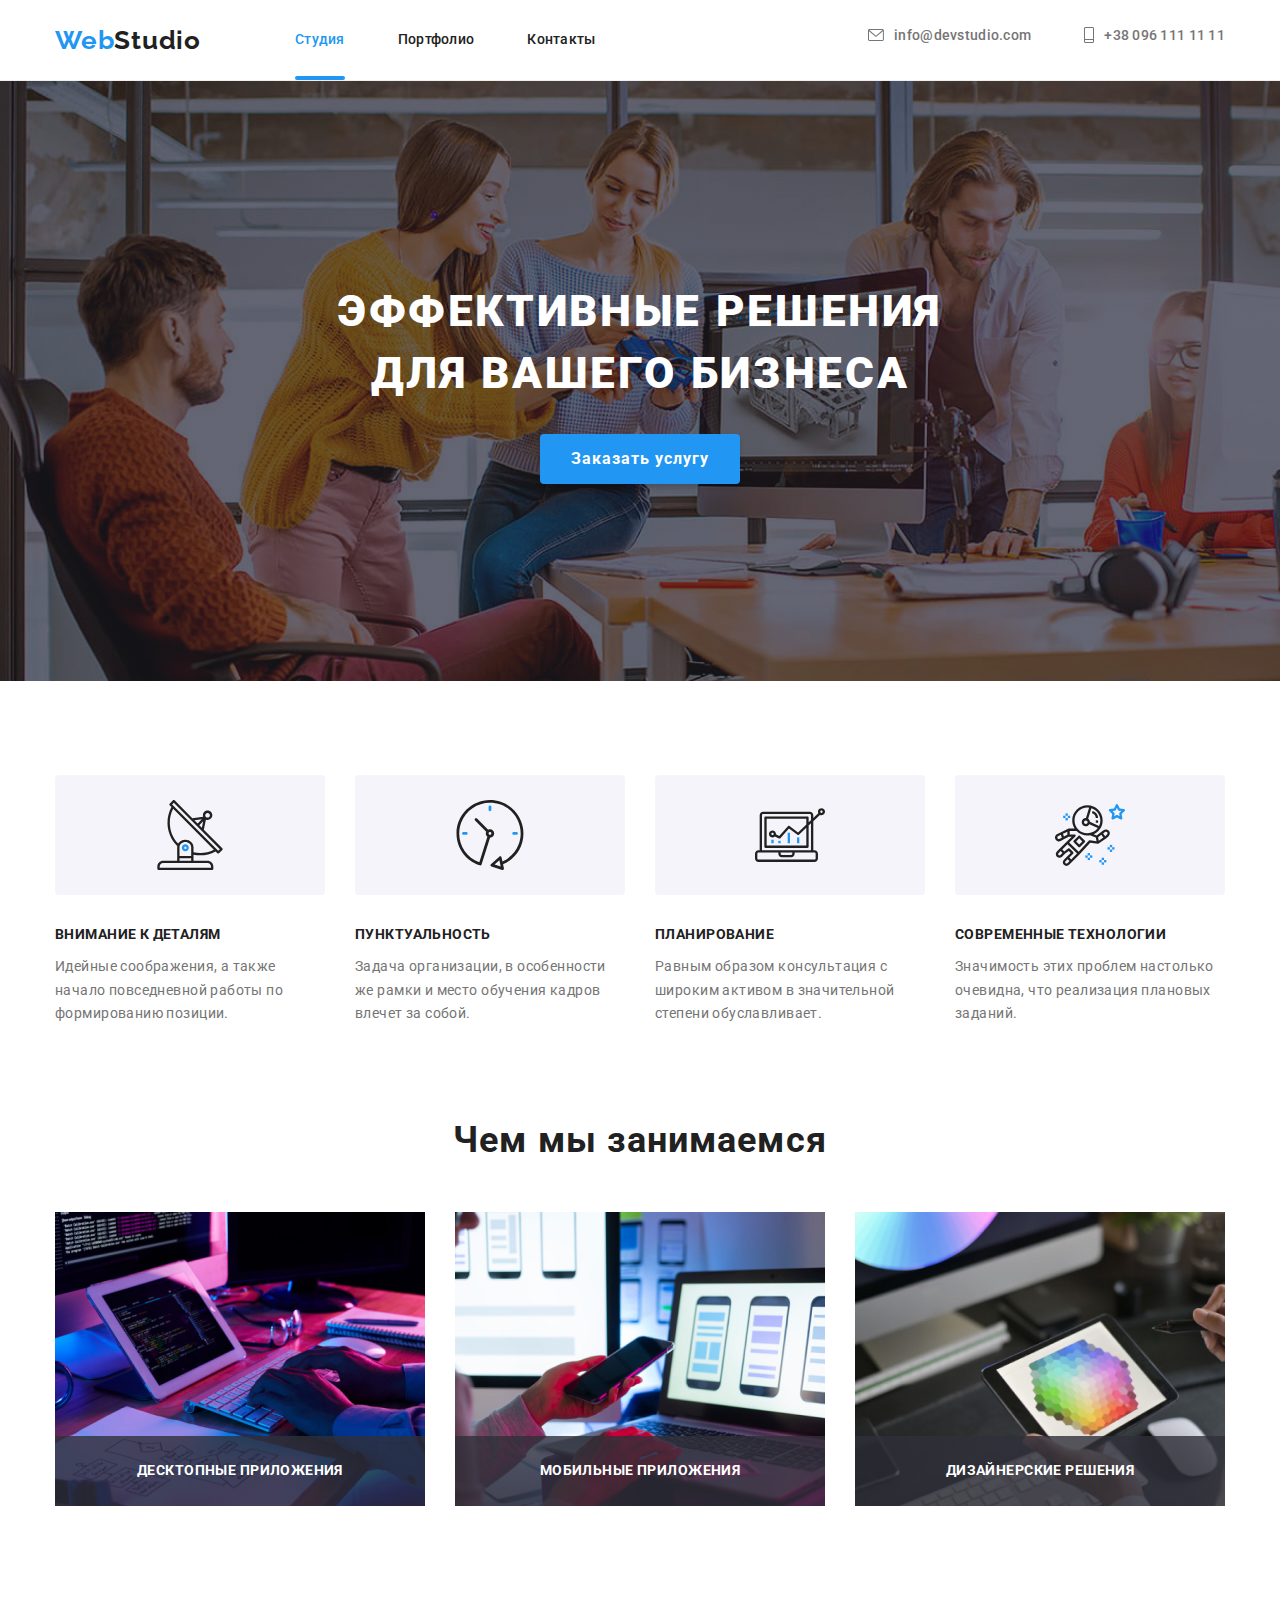
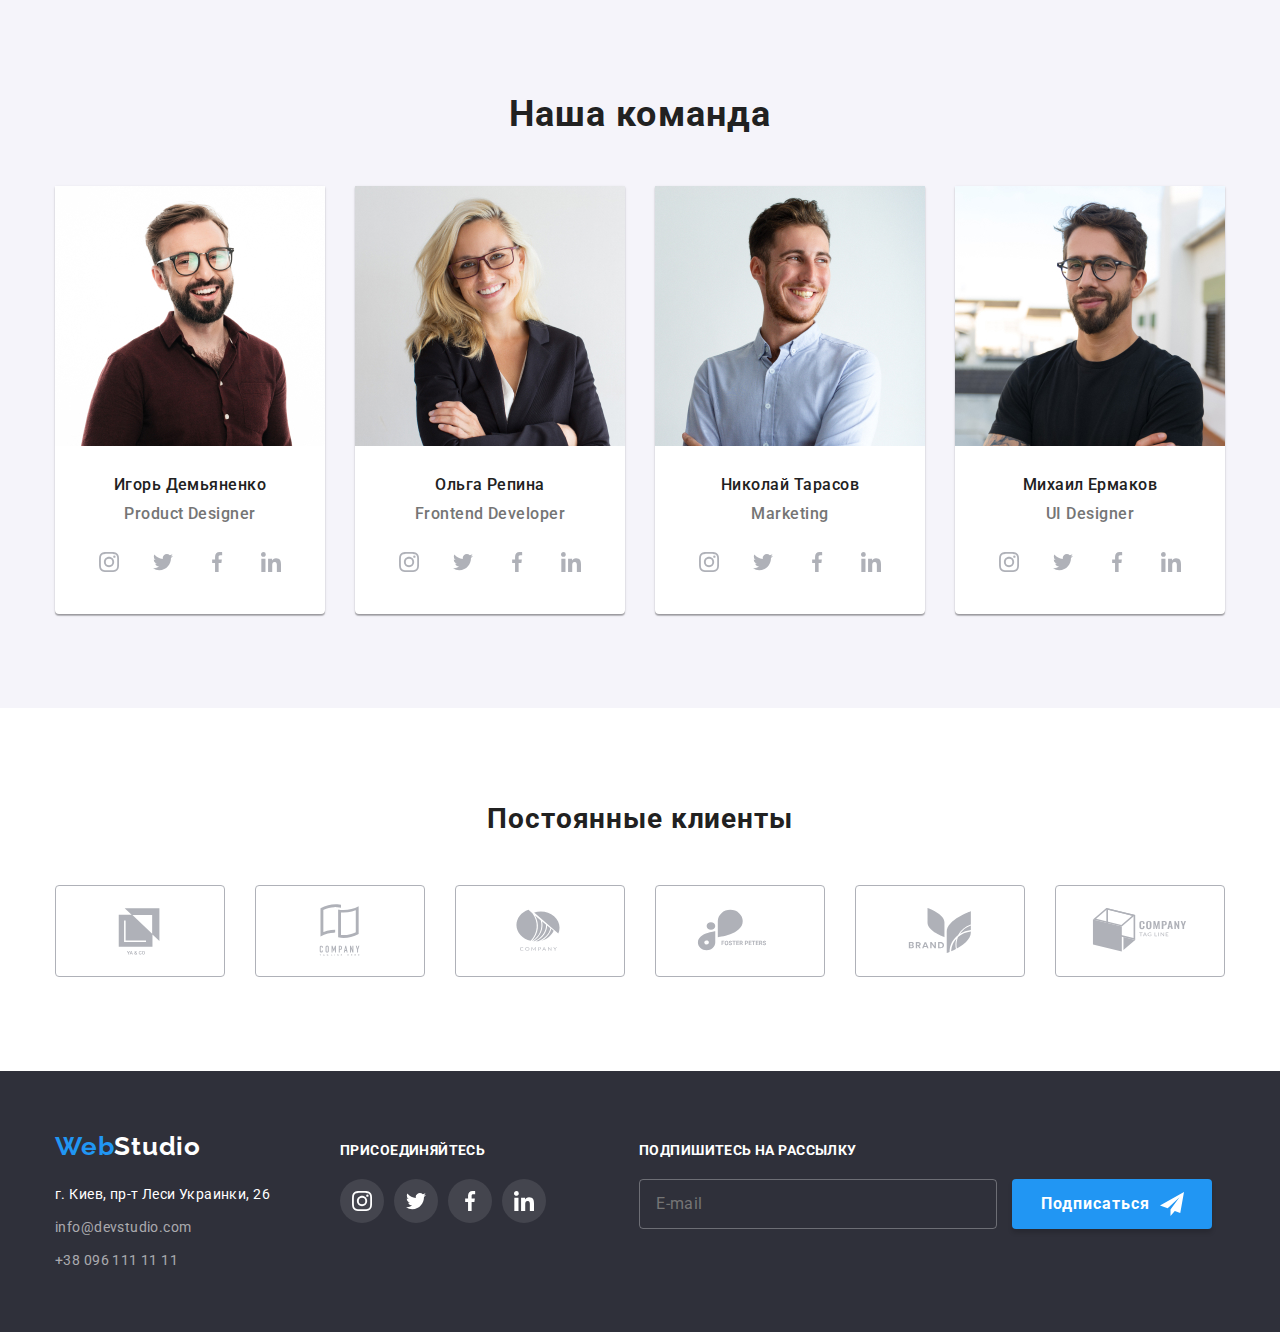
<file: index.html>
<!DOCTYPE html>
<html lang="en">
<head>
    <meta charset="UTF-8">
    <meta http-equiv="X-UA-Compatible" content="IE=edge">
    <meta name="viewport" content="width=device-width, initial-scale=1.0" />
    <title>Document</title>
    <link rel="preconnect" href="https://fonts.googleapis.com">
<link rel="preconnect" href="https://fonts.gstatic.com" crossorigin>
<link href="https://fonts.googleapis.com/css2?family=Raleway:wght@700&family=Roboto:wght@400;500;700;900&display=swap" rel="stylesheet">
<link rel="stylesheet" href="https://cdn.jsdelivr.net/npm/modern-normalize@1.1.0/modern-normalize.min.css">
<link rel="stylesheet" href="./css/main.min.css">
<!-- <link rel="stylesheet" href="./css/styles.css"> -->


</head>
<body>

<header class="header">
    <div class="container header-flex-container">
        <nav class="header__navigation navigation">
            <a class="navigation__headr-logo" href="#"><span>Web</span>Studio</a>
            <ul class="navigation__list">
                <li  class="navigation__item">
                    <a href="./index.html" class="navigation__link current">Студия</a>
                </li>
                <li class="navigation__item">
                    <a href="./portfolio.html" class="navigation__link">Портфолио</a>
                </li>
                <li class="navigation__item">
                    <a href="./index.html" class="navigation__link">Контакты</a>
                </li>
            </ul>
        </nav>             
        <ul class="navigation__list-contact">
            <li class="navigation__item">
                <a href="mailto:info@devstudio.com" class="navigation__link-contact">
                <svg class="navigation__icon-mail">
                    <use href="./images/symbol-defs.svg#mail"></use>
                </svg>
                info@devstudio.com</a>
            </li>
            <li class="navigation__item"><a href="tel:+380961111111" class="navigation__link-contact">
                <svg class="navigation__icon-phone">
                    <use href="./images/symbol-defs.svg#icon-phone"></use>
                </svg>
                +38 096 111 11 11</a>
            </li>
        </ul>
        <button type="button" class="header__bt-menu header__bt-menu--active" aria-label="кнопка меню" aria-expanded="false" data-menu-button>
            <svg class="icon__menu">
                <use class="icon-open" href="./images/symbol-defs.svg#icon-menu_40px"></use>
                <use class="icon-close" href="./images/symbol-defs.svg#icon-close_40px-1"></use>
            </svg>
        </button>
    </div>
    <div class="header__mobile mob" data-menu>        
        <ul class="mob__nav mob-nav">
            <li class="mob-nav__item">
                <a class="mob-nav__link current" href="./index.html">Студия</a>
            </li>
            <li class="mob-nav__item">
                <a class="mob-nav__link" href="./portfolio.html">Портфолио</a>
            </li>
            <li class="mob-nav__item">
                <a class="mob-nav__link" href="">Контакты</a>
            </li>
        </ul>
        <ul class="mobile__contacts mob-contacts">
            <li class="mob-contacts__item">
                <a href="tel:+380961111111" class="mob-contacts__link">+38 096 111 11 11</a>
            </li>
            <li class="mob-contacts__item">
                <a href="mailto:info@devstudio.com" class="mob-contacts__link">info@devstudio.com</a>
            </li>            
        </ul>
        <ul class="mob-socials">
            <li class="mob-socials__item">
                <a href="#" class="mob-socials__link">Instagram</a>
            </li>
            <li class="mob-socials__item">
                <a href="#" class="mob-socials__link">Twitter</a>
            </li>
            <li class="mob-socials__item">
                <a href="#" class="mob-socials__link">Facebook</a>
            </li>
            <li class="mob-socials__item">
                <a href="#" class="mob-socials__link">LinkedIn</a>
            </li>
        </ul>
    </div>
</header>
<main>
    <section class="hero hero-owerlay">
        <div class="container">
            <h1 class="hero__style">Эффективные решения для вашего бизнеса</h1>
                <button data-modal-open class="button-main" type="button">Заказать услугу</button>                     
        </div>   
    </section>
    <section class="features__section">
        <div class="container">
        <ul class="features-list">
            <li class="features-item">
                <div class="features-icon">
                    <svg class="features-icons">
                        <use href="./images/symbol-defs.svg#icon-antenna-1"></use>
                    </svg>
                    </div>
                <h2 class="features-text">Внимание к деталям</h2>
                <p class="features-texts">Идейные соображения, а также начало повседневной работы по формированию позиции.</p>                
            </li>
            <li class="features-item">
                <div class="features-icon">
                    <svg class="features-icons">
                        <use href="./images/symbol-defs.svg#icon-clock-1"></use>
                    </svg>
                    </div>
                <h2 class="features-text">Пунктуальность</h2>
                <p class="features-texts">Задача организации, в особенности же рамки и место обучения кадров влечет за собой.</p>               
            </li>
            <li class="features-item">
                <div class="features-icon">
                    <svg class="features-icons">
                        <use href="./images/symbol-defs.svg#icon-diagram-1"></use>
                    </svg>
                    </div>
                <h2 class="features-text">Планирование</h2>
                <p class="features-texts">Равным образом консультация с широким активом в значительной степени обуславливает.</p>               
            </li>
            <li class="features-item">
                <div class="features-icon">
                    <svg class="features-icons">
                        <use href="./images/symbol-defs.svg#icon-astronaut-1"></use>
                    </svg>
                    </div>
                <h2 class="features-text">Современные технологии</h2>
                <p class="features-texts">Значимость этих проблем настолько очевидна, что реализация плановых заданий.</p>               
            </li>
        </ul>
    </div>
    </section>
<section class="container-main section outline">
        <div class="container works">
                <h2 class="work__style">Чем мы занимаемся</h2>
            <ul class="work__list">
                    <li>
                        <div class="work__main"> 
                            <img 
                            srcset="
                                ./images/jobs/img-1.jpg      370w,
                                ./images/jobs/img-1@2x.jpg   740w
                                " sizes="370px"
                            src="./images/im1.jpg" width="370" height="294" alt="разработка сайтов">
                            <p class="work__text">Десктопные приложения</p>
                        </div>
                        </li>
                    <li>
                        <div class="work__main">
                            <img 
                            srcset="
                            ./images/jobs/img-2.jpg      370w,
                            ./images/jobs/img-2@2x.jpg   740w
                            "
                            sizes="370px" 
                            
                            src="./images/im2.jpg" width="370" height="294" alt="кроссплатформенность">
                            <p class="work__text">Мобильные приложения</p>
                        </div>
                        </li>
                    <li>
                        <div class="work__main">
                            <img 
                            srcset="
                                ./images/jobs/img-3.jpg      370w,
                                ./images/jobs/img-3@2x.jpg   740w
                                " sizes="370px"
                                src="./images/im3.jpg" width="370" height="294" alt="веб дизайн">
                            <p class="work__text">Дизайнерские решения</p>
                        </div>
                        </li>
            </ul>
        </div>        
    </section>

    <section class="list-team section outline">
        <div class="container teams-s">
                <h2 class="work__style">Наша команда</h2>

            <ul class="team__item">
                    <li class="team__list">
                        <img  class="team__photo" 
                        srcset="
                            ./images/team/480/img-1-480.jpg        450w,
                            ./images/team/480/img-1-480@2x.jpg     900w,
                            ./images/team/768/img-1-768.jpg        354w,
                            ./images/team/768/img-1-768@2x.jpg     708w,
                            ./images/team/1200/img-1-1200.jpg      270w,
                            ./images/team/1200/img-1-1200@2x.jpg   540w
                            "
                            sizes="(min-width: 1200px) 270px, (min-width: 768px) 354px, (max-width: 767px) 450px"
                        src="./images/im4.jpg"  alt="фото Игорь Демьяненко">
                        <div class="list-photo-img">
                        <h3 class="teams__name">Игорь Демьяненко</h3>
                        <p class="teams__position">Product Designer</p>
                        <ul class="team__socials-list socials__list">
                            <li class="team__socials-item socials__item">
                                <a class="team__socials-link socials__link-team" href="#">
                                    <svg class="socials__icon">
                                        <use href="./images/symbol-defs.svg#icon-instagram-2"></use>
                                    </svg>
                                </a>
                            </li>
                            <li class="team__socials-item socials__item">
                                <a class="team__socials-link socials__link-team" href="#">
                                    <svg class="socials__icon">
                                        <use href="./images/symbol-defs.svg#icon-twitter-1"></use>
                                    </svg>
                                </a>
                            </li>
                            <li class="team__socials-item socials__item">
                                <a class="team__socials-link socials__link-team" href="#">
                                    <svg class="socials__icon">
                                        <use href="./images/symbol-defs.svg#icon-facebook-1"></use>
                                    </svg>
                                </a>
                            </li>
                            <li class="team__socials-item socials__item">
                                <a class="team__socials-link socials__link-team" href="#">
                                    <svg class="socials__icon">
                                        <use href="./images/symbol-defs.svg#icon-linkedin-1"></use>
                                    </svg>
                                </a>
                            </li>
                    </ul>
                </div>
                    </li>                  
                    <li class="team__list">
                        <img  class="team__photo" 
                        srcset="
                            ./images/team/480/img-2-480.jpg        450w,
                            ./images/team/480/img-2-480@2x.jpg     900w,
                            ./images/team/768/img-2-768.jpg        354w,
                            ./images/team/768/img-2-768@2x.jpg     708w,
                            ./images/team/1200/img-2-1200.jpg      270w,
                            ./images/team/1200/img-2-1200@2x.jpg   540w
                            "
                            sizes="(min-width: 1200px) 270px, (min-width: 768px) 354px, (max-width: 767px) 450px"
                        
                        src="./images/im6.jpg"   alt="фото Ольга Репина">
                    <div class="list-photo-img">
                        <h3 class="teams__name">Ольга Репина</h3>
                        <p class="teams__position">Frontend Developer</p>
                        <ul class="team__socials-list socials__list">
                            <li class="team__socials-item socials__item">
                                <a class="team__socials-link socials__link-team" href="#">
                                    <svg class="socials__icon">
                                        <use href="./images/symbol-defs.svg#icon-instagram-2"></use>
                                    </svg>
                                </a>
                            </li>
                            <li class="team__socials-item socials__item">
                                <a class="team__socials-link socials__link-team" href="#">
                                    <svg class="socials__icon">
                                        <use href="./images/symbol-defs.svg#icon-twitter-1"></use>
                                    </svg>
                                </a>
                            </li>
                            <li class="team__socials-item socials__item">
                                <a class="team__socials-link socials__link-team" href="#">
                                    <svg class="socials__icon">
                                        <use href="./images/symbol-defs.svg#icon-facebook-1"></use>
                                    </svg>
                                </a>
                            </li>
                            <li class="team__socials-item socials__item">
                                <a class="team__socials-link socials__link-team" href="#">
                                    <svg class="socials__icon">
                                        <use href="./images/symbol-defs.svg#icon-linkedin-1"></use>
                                    </svg>
                                </a>
                            </li>
                        </ul>
                    </div>
                    </li>                    
                    <li class="team__list">
                        <img  class="team__photo" 
                        srcset="
                            ./images/team/480/img-3-480.jpg        450w,
                            ./images/team/480/img-3-480@2x.jpg     900w,
                            ./images/team/768/img-3-768.jpg        354w,
                            ./images/team/768/img-3-768@2x.jpg     708w,
                            ./images/team/1200/img-3-1200.jpg      270w,
                            ./images/team/1200/img-3-1200@2x.jpg   540w
                            "
                            sizes="(min-width: 1200px) 270px, (min-width: 768px) 354px, (max-width: 767px) 450px"
                        
                        src="./images/im7.jpg"   alt="фото Николай Тарасов">
                        <div class="list-photo-img">
                        <h3 class="teams__name">Николай Тарасов</h3>
                        <p class="teams__position">Marketing</p>
                        <ul class="team__socials-list socials__list">
                            <li class="team__socials-item socials__item">
                                <a class="team__socials-link socials__link-team" href="#">
                                    <svg class="socials__icon">
                                        <use href="./images/symbol-defs.svg#icon-instagram-2"></use>
                                    </svg>
                                </a>
                            </li>
                            <li class="team__socials-item socials__item">
                                <a class="team__socials-link socials__link-team" href="#">
                                    <svg class="socials__icon">
                                        <use href="./images/symbol-defs.svg#icon-twitter-1"></use>
                                    </svg>
                                </a>
                            </li>
                            <li class="team__socials-item socials__item">
                                <a class="team__socials-link socials__link-team" href="#">
                                    <svg class="socials__icon">
                                        <use href="./images/symbol-defs.svg#icon-facebook-1"></use>
                                    </svg>
                                </a>
                            </li>
                            <li class="team__socials-item socials__item">
                                <a class="team__socials-link socials__link-team" href="#">
                                    <svg class="socials__icon">
                                        <use href="./images/symbol-defs.svg#icon-linkedin-1"></use>
                                    </svg>
                                </a>
                            </li>
                        </ul>
                    </div>                    
                    <li class="team__list">
                        <img  class="team__photo" 
                        srcset="
                            ./images/team/480/img-4-480.jpg        450w,
                            ./images/team/480/img-4-480@2x.jpg     900w,
                            ./images/team/768/img-4-768.jpg        354w,
                            ./images/team/768/img-4-768@2x.jpg     708w,
                            ./images/team/1200/img-4-1200.jpg      270w,
                            ./images/team/1200/img-4-1200@2x.jpg   540w
                            "
                            sizes="(min-width: 1200px) 270px, (min-width: 768px) 354px, (max-width: 767px) 450px"
                        
                        src="./images/im8.jpg"   alt="фото Михаил Ермаков">
                        <div class="list-photo-img">
                        <h3 class="teams__name">Михаил Ермаков</h3>
                        <p class="teams__position">UI Designer</p>
                        <ul class="team__socials-list socials__list">
                            <li class="team__socials-item socials__item">
                                <a class="team__socials-link socials__link-team" href="#">
                                    <svg class="socials__icon">
                                        <use href="./images/symbol-defs.svg#icon-instagram-2"></use>
                                    </svg>
                                </a>
                            </li>
                            <li class="team__socials-item socials__item">
                                <a class="team__socials-link socials__link-team" href="#">
                                    <svg class="socials__icon">
                                        <use href="./images/symbol-defs.svg#icon-twitter-1"></use>
                                    </svg>
                                </a>
                            </li>
                            <li class="team__socials-item socials__item">
                                <a class="team__socials-link socials__link-team" href="#">
                                    <svg class="socials__icon">
                                        <use href="./images/symbol-defs.svg#icon-facebook-1"></use>
                                    </svg>
                                </a>
                            </li>
                            <li class="team__socials-item socials__item">
                                <a class="team__socials-link socials__link-team" href="#">
                                    <svg class="socials__icon">
                                        <use href="./images/symbol-defs.svg#icon-linkedin-1"></use>
                                    </svg>
                                </a>
                            </li>
                        </ul>
                </div>
            </ul>               
        </div>       
    </section>

    <section class="list-team-logo section outline">
    <div class="container companys">
        <h2 class="company__style">Постоянные клиенты</h2>
        <ul class="company__list">
            <li class="company__item">
                <a class="company__link" href="#">
                    <svg class="company__icon">
                        <use href="./images/symbol-defs.svg#icon-Logo"></use>
                    </svg>
                </a>
            </li>
            <li class="company__item"><a class="company__link" href="#">
                <svg class="company__icon">
                    <use href="./images/symbol-defs.svg#icon-Logo-1"></use>
                </svg>
            </a></li>
            <li class="company__item"><a class="company__link" href="#">
                <svg class="company__icon">
                    <use href="./images/symbol-defs.svg#icon-Logo-2"></use>
                </svg>
            </a></li>
            <li class="company__item"><a class="company__link" href="#">
                <svg class="company__icon">
                    <use href="./images/symbol-defs.svg#icon-Logo-3"></use>
                </svg>
            </a></li>
            <li class="company__item"><a class="company__link" href="#">
                <svg class="company__icon">
                    <use href="./images/symbol-defs.svg#icon-Logo-4"></use>
                </svg>
            </a></li>
            <li class="company__item">
                <a class="company__link" href="#">
                    <svg class="company__icon">
                        <use href="./images/symbol-defs.svg#icon-Logo-6"></use>
                    </svg>
                </a>
            </li>
        </ul>
    </div>

</section>
</main> 

<footer class="footer">
    <div class="container footer-conteiner">
        <div class="footer__flex-item">
            <a class="footer__logo" href=""><span>Web</span>Studio</a>
            <address>
                <ul class="footer__item">
                    <li class="footer__contact-list">
                        <a class="footer__map"> г. Киев, пр-т Леси Украинки, 26 </a>
                    </li>
                    <li class="footer__contact-list">
                        <a class="footer__contact" href="mailto:info@devstudio.com">info@devstudio.com</a>
                    </li>
                    <li class="footer__contact-list">
                        <a class="footer__contact" href="tel:+380961111111">+38 096 111 11 11</a>
                    </li>
                </ul>
            </address>
        </div>
        <div class="footer__flex-item">
            <h2 class="footer__text">Присоединяйтесь</h2>
            <ul class="team__socials-list socials__list">
                <li class="team__socials-item socials__item">
                    <a class="team__socials-link socials__link" href="#">
                        <svg class="socials__icon">
                            <use href="./images/symbol-defs.svg#icon-instagram-2"></use>
                        </svg>
                    </a>
                </li>
                <li class="team__socials-item socials__item">
                    <a class="team__socials-link socials__link" href="#">
                        <svg class="socials__icon">
                            <use href="./images/symbol-defs.svg#icon-twitter-1"></use>
                        </svg>
                    </a>
                </li>
                <li class="team__socials-item socials__item">
                    <a class="team__socials-link socials__link" href="#">
                        <svg class="socials__icon">
                            <use href="./images/symbol-defs.svg#icon-facebook-1"></use>
                        </svg>
                    </a>
                </li>
                <li class="team__socials-item socials__item">
                    <a class="team__socials-link socials__link" href="#">
                        <svg class="socials__icon">
                            <use href="./images/symbol-defs.svg#icon-linkedin-1"></use>
                        </svg>
                    </a>
                </li>
            </ul> 
        </div>
        <div class="footer__flex-item">
            <h2 class="footer__text">Подпишитесь на рассылку</h2>
            <form class="footer__form js-speaker-form" name="subscribe-form">                    
                <input class="footer__input-email" type="email" name="subscribe-email" autocomplete="email" placeholder="E-mail">
                <button class="footer__btn-s" type="submit">Подписаться</button>
            </form>  
        </div>    
    </div>
</footer>
<div data-modal class="backdrop is-hidden">
    <div class="modal">
        <button data-modal-close class="modal-close">
            <svg class="icon-cls">
                <use href="./images/symbol-defs.svg#icon-close"></use>
            </svg>
        </button>
        <form class="register">
            <h2 class="modal__register-text">Оставьте свои данные, мы вам перезвоним</h2>
            <label class="register__form-opts" for="name">
                <span class="register__text">Имя</span>  
            <input class="register__form-word" type="text" name="name" id="name" required >
            <svg class="form__icon">
                <use href="./images/symbol-defs.svg#icon-person-black-18dp-1">
                </use>
            </svg>
            </label>
            <label class="register__form-opts" for="phone">
                <span class="register__text">Телефон</span>
                <input class="register__form-word" type="tel" name="telephone" id="phone" required >
                <svg class="form__icon">
                <use href="./images/symbol-defs.svg#icon-phone-black-18dp-1">
                </use>
            </svg>
            </label>
            <label class="register__form-opts" for="email">
            <span class="register__text">Почта</span>
            <input class="register__form-word" type="email" name="email" id="email" required>
            <svg class="form__icon">
                <use href="./images/symbol-defs.svg#icon-email-black-18dp-1">
                </use>
            </svg>
            </label>
            <label class="register__form-opts" for="client-comment">
                <span class="register__text">Комментарий</span>
                <textarea class="register__textarea" name="comment" id="client-comment"  placeholder="Введите текст"></textarea>
            </label>
            <label class="form__field-checkbox">
            <input class="form__input-checkbox" type="checkbox" name="agreement" value="agree" required />
            <span class="form__checkbox-icon"></span>
            <span class="form__label-checkbox">
                Соглашаюсь с рассылкой и принимаю <a class="register__link" href="#">Условия договора</a>
            </span>
        </label> 
        <button class="button__main-register" type="submit">Отправить</button>             
        </form>
    </div>
</div>
<script src="./js/modal.js"></script>
<script src="./js/mobile-menu.js"></script>
</body>
</html>
</file>
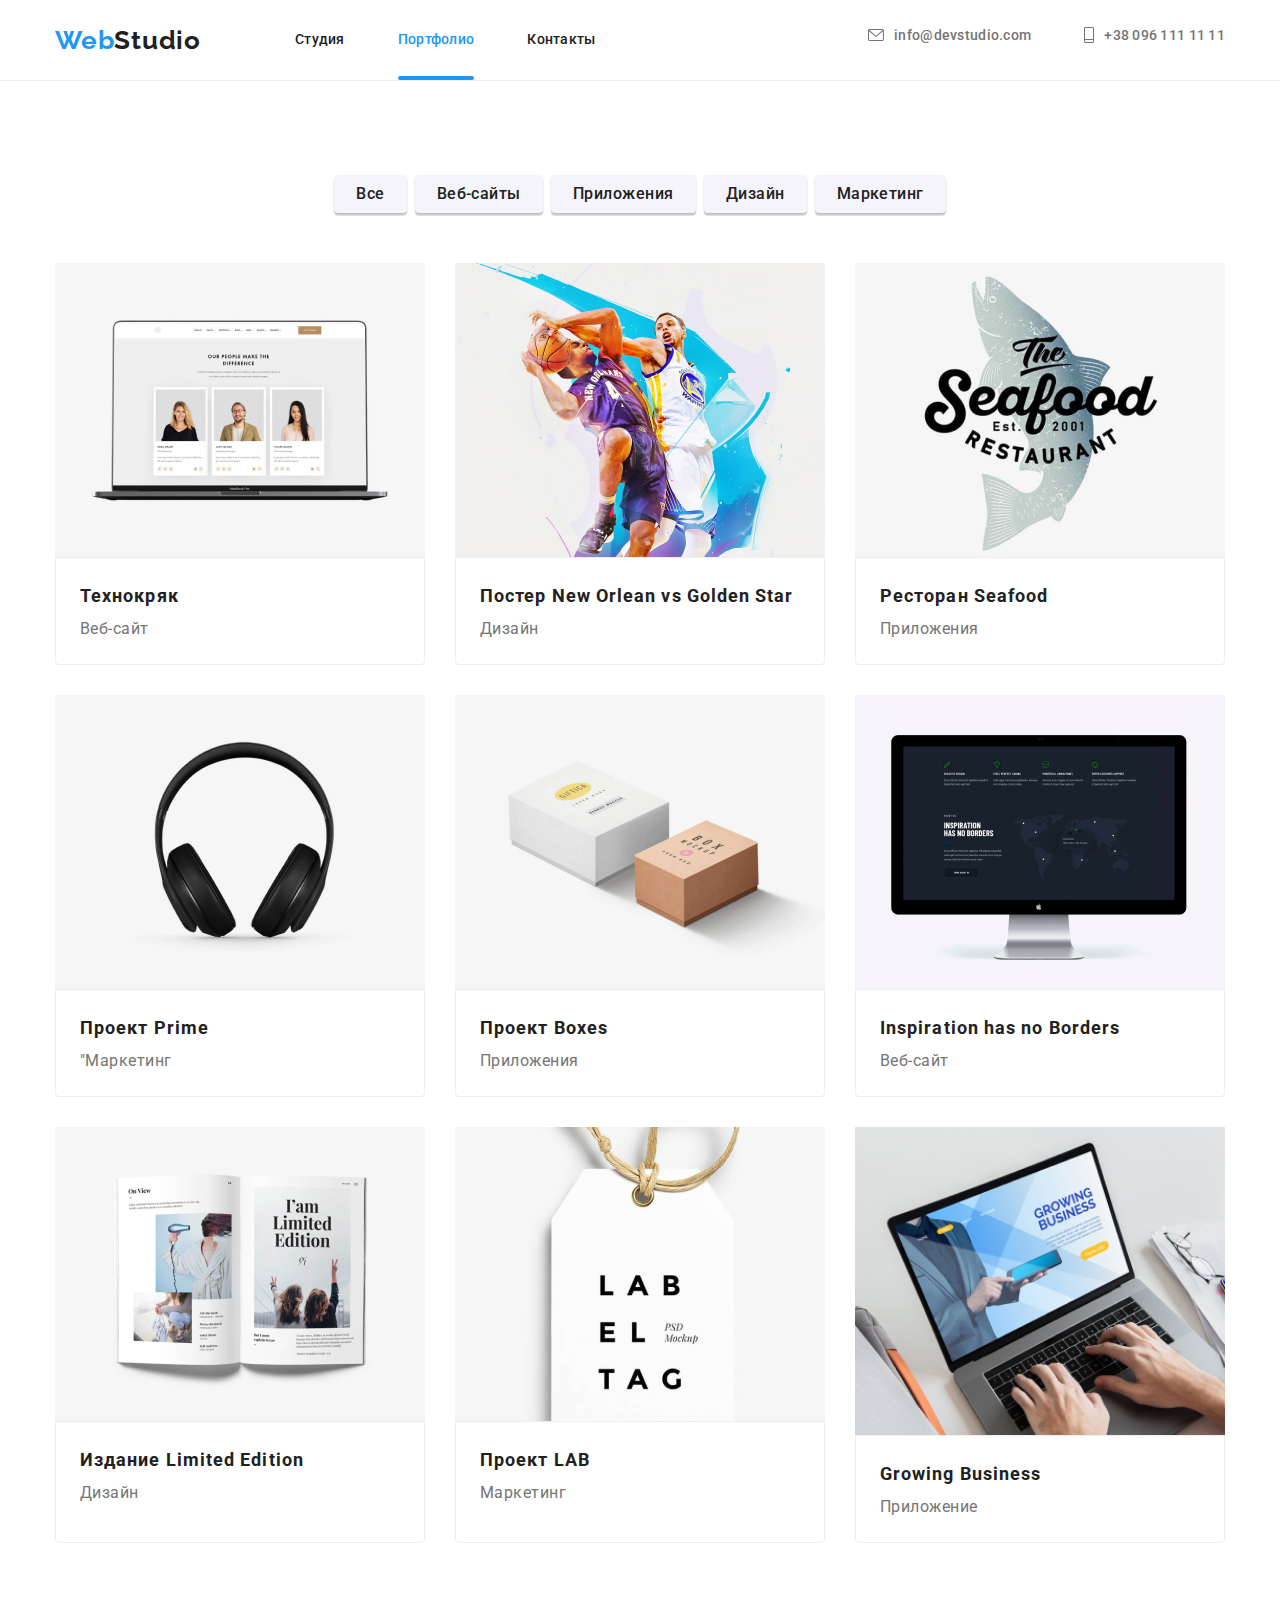
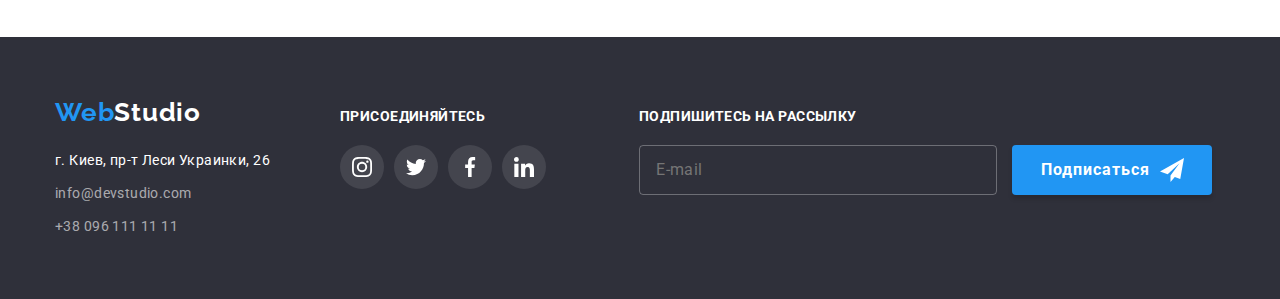
<file: portfolio.html>
<!DOCTYPE html>
<html lang="en">
<head>
    <meta charset="UTF-8">
    <meta http-equiv="X-UA-Compatible" content="IE=edge">
    <meta name="viewport" content="width=device-width, initial-scale=1.0" />
    <title>Document</title>
    <link rel="preconnect" href="https://fonts.googleapis.com">
<link rel="preconnect" href="https://fonts.gstatic.com" crossorigin>
<link href="https://fonts.googleapis.com/css2?family=Raleway:wght@700&family=Roboto:wght@400;500;700;900&display=swap" rel="stylesheet">
<link rel="stylesheet" href="https://cdn.jsdelivr.net/npm/modern-normalize@1.1.0/modern-normalize.min.css">
<link rel="stylesheet" href="./css/main.min.css">
<!-- <link rel="stylesheet" href="./css/styles.css"> -->


</head>
<body>
<body>
    <header class="header">
        <div class="container header-flex-container">
            <nav class="header__navigation navigation">
                <a class="navigation__headr-logo" href="#"><span>Web</span>Studio</a>
                <ul class="navigation__list">
                    <li  class="navigation__item">
                        <a href="./index.html" class="navigation__link">Студия</a>
                    </li>
                    <li class="navigation__item">
                        <a href="./portfolio.html" class="navigation__link current">Портфолио</a>
                    </li>
                    <li class="navigation__item">
                        <a href="./index.html" class="navigation__link">Контакты</a>
                    </li>
                </ul>
            </nav>             
            <ul class="navigation__list-contact">
                <li class="navigation__item">
                    <a href="mailto:info@devstudio.com" class="navigation__link-contact">
                    <svg class="navigation__icon-mail">
                        <use href="./images/symbol-defs.svg#mail"></use>
                    </svg>
                    info@devstudio.com</a>
                </li>
                <li class="navigation__item"><a href="tel:+380961111111" class="navigation__link-contact">
                    <svg class="navigation__icon-phone">
                        <use href="./images/symbol-defs.svg#icon-phone"></use>
                    </svg>
                    +38 096 111 11 11</a>
                </li>
            </ul>
            <button type="button" class="header__bt-menu header__bt-menu--active" aria-label="кнопка меню" aria-expanded="false" data-menu-button>
                <svg class="icon__menu">
                    <use class="icon-open" href="./images/symbol-defs.svg#icon-menu_40px"></use>
                    <use class="icon-close" href="./images/symbol-defs.svg#icon-close_40px-1"></use>
                </svg>
            </button>
        </div>
        <div class="header__mobile mob" data-menu>        
            <ul class="mob__nav mob-nav">
                <li class="mob-nav__item">
                    <a class="mob-nav__link" href="./index.html">Студия</a>
                </li>
                <li class="mob-nav__item">
                    <a class="mob-nav__link current" href="./portfolio.html">Портфолио</a>
                </li>
                <li class="mob-nav__item">
                    <a class="mob-nav__link" href="">Контакты</a>
                </li>
            </ul>
            <ul class="mobile__contacts mob-contacts">
                <li class="mob-contacts__item">
                    <a href="tel:+380961111111" class="mob-contacts__link">+38 096 111 11 11</a>
                </li>
                <li class="mob-contacts__item">
                    <a href="mailto:info@devstudio.com" class="mob-contacts__link">info@devstudio.com</a>
                </li>            
            </ul>
            <ul class="mob-socials">
                <li class="mob-socials__item">
                    <a href="#" class="mob-socials__link">Instagram</a>
                </li>
                <li class="mob-socials__item">
                    <a href="#" class="mob-socials__link">Twitter</a>
                </li>
                <li class="mob-socials__item">
                    <a href="#" class="mob-socials__link">Facebook</a>
                </li>
                <li class="mob-socials__item">
                    <a href="#" class="mob-socials__link">LinkedIn</a>
                </li>
            </ul>
        </div>
    </header>
    <main>
        <section class="struducture">
        <div class="container jobs-control">
            <ul class="button__control">
                <li class="button__list">
                    <button type="button" class="button__item">Все</button></li>
                <li class="button__list">
                    <button type="button" class="button__item">Веб-сайты</button></li>
                <li class="button__list">
                    <button type="button" class="button__item">Приложения</button></li>
                <li class="button__list">
                    <button type="button" class="button__item">Дизайн</button></li>
                <li class="button__list">
                    <button type="button" class="button__item">Маркетинг</button></li>
            </ul>
            <ul class="project">
                <li class="project__list">
                    <a href="#" class="project__link">
                    <div class="project__photo">
                        <img 
                        srcset="
                                    ./images/project/480/img-1-480.jpg       450w,
                                    ./images/project/480/img-1-480@2x.jpg    900w,
                                    ./images/project/768/img-1-768.jpg       354w,
                                    ./images/project/768/img-1-768@2x.jpg    708w,
                                    ./images/project/1200/img-1-1200.jpg     370w,
                                    ./images/project/1200/img-1-1200@2x.jpg  740w
                                    " sizes="(min-width: 1200px) 370px, (min-width: 768px) 354px, (max-width: 767px) 450px"
                        src="./images/im9.jpg"  width="370" height="294" alt="фото Технокряк">
                    <div class="project__texts">
                        <p class="project__text">Ресурс предлагает комплексные предложения с разным уровнем функционала и сервисов. Все это позволит посетителю получить исчерпывающие сведения о компании или частном лице</p>
                    </div>
                    </div>
                    <div class="project__text-img">
                    <h2 class="project__text-name">Технокряк</h2>
                    <p class="project__example-text">Веб-сайт</p>
                    </div>
                </a>
                </li>
                <li class="project__list">
                    <a href="#" class="project__link">
                    <div class="project__photo">
                        <img 
                        srcset="
                                    ./images/project/480/img-2-480.jpg       450w,
                                    ./images/project/480/img-2-480@2x.jpg    900w,
                                    ./images/project/768/img-2-768.jpg       354w,
                                    ./images/project/768/img-2-768@2x.jpg    708w,
                                    ./images/project/1200/img-2-1200.jpg     370w,
                                    ./images/project/1200/img-2-1200@2x.jpg  740w
                                    "
                                    sizes="(min-width: 1200px) 370px, (min-width: 768px) 354px, (max-width: 767px) 450px"
                        src="./images/im10.jpg"  width="370" height="294" alt="фото Технокряк">
                    <div class="project__texts">
                        <p class="project__text">Ресурс предлагает комплексные предложения с разным уровнем функционала и сервисов. Все это позволит посетителю получить исчерпывающие сведения о компании или частном лице</p>
                    </div>
                    </div>
                    <div class="project__text-img">
                    <h2 class="project__text-name">Постер New Orlean vs Golden Star</h2>
                    <p class="project__example-text">Дизайн</p>
                    </div>
                </a>
                </li>
                <li class="project__list">
                    <a href="#" class="project__link">
                    <div class="project__photo">
                        <img 
                        srcset="
                                    ./images/project/480/img-3-480.jpg       450w,
                                    ./images/project/480/img-3-480@2x.jpg    900w,
                                    ./images/project/768/img-3-768.jpg       354w,
                                    ./images/project/768/img-3-768@2x.jpg    708w,
                                    ./images/project/1200/img-3-1200.jpg     370w,
                                    ./images/project/1200/img-3-1200@2x.jpg  740w
                                    "
                                    sizes="(min-width: 1200px) 370px, (min-width: 768px) 354px, (max-width: 767px) 450px"
                        
                        src="./images/im11.jpg" width="370" height="294" alt="фото Ресторан Seafood">
                    <div class="project__texts">
                        <p class="project__text">Ресурс предлагает комплексные предложения с разным уровнем функционала и сервисов. Все это позволит посетителю получить исчерпывающие сведения о компании или частном лице</p>
                    </div> 
                    </div>
                    <div class="project__text-img">
                    <h2 class="project__text-name">Ресторан Seafood</h2>
                    <p class="project__example-text">Приложения</p>
                    </div>
                    </a>
                </li>
                <li class="project__list">
                    <a href="#" class="project__link">
                    <div class="project__photo">
                        <img 
                        srcset="
                                    ./images/project/480/img-4-480.jpg       450w,
                                    ./images/project/480/img-4-480@2x.jpg    900w,
                                    ./images/project/768/img-4-768.jpg       354w,
                                    ./images/project/768/img-4-768@2x.jpg    708w,
                                    ./images/project/1200/img-4-1200.jpg     370w,
                                    ./images/project/1200/img-4-1200@2x.jpg  740w
                                    "
                                    sizes="(min-width: 1200px) 370px, (min-width: 768px) 354px, (max-width: 767px) 450px"
                        src="./images/im12.jpg" width="370" height="294" alt="фото Проект Prime">
                    <div class="project__texts">
                        <p class="project__text">Ресурс предлагает комплексные предложения с разным уровнем функционала и сервисов. Все это позволит посетителю получить исчерпывающие сведения о компании или частном лице</p>
                    </div> 
                    </div>
                    <div class="project__text-img">
                    <h2 class="project__text-name">Проект Prime</h2>
                    <p class="project__example-text">"Маркетинг</p>
                    </div>
                    </a>
                </li>
                <li class="project__list">
                    <a href="#" class="project__link">
                    <div class="project__photo">
                        <img 
                        srcset="
                                    ./images/project/480/img-5-480.jpg       450w,
                                    ./images/project/480/img-5-480@2x.jpg    900w,
                                    ./images/project/768/img-5-768.jpg       354w,
                                    ./images/project/768/img-5-768@2x.jpg    708w,
                                    ./images/project/1200/img-5-1200.jpg     370w,
                                    ./images/project/1200/img-5-1200@2x.jpg  740w
                                    "
                                    sizes="(min-width: 1200px) 370px, (min-width: 768px) 354px, (max-width: 767px) 450px"
                        src="./images/im13.jpg" width="370" height="294" alt="фото Проект Boxes">
                    <div class="project__texts">
                        <p class="project__text">Ресурс предлагает комплексные предложения с разным уровнем функционала и сервисов. Все это позволит посетителю получить исчерпывающие сведения о компании или частном лице</p>
                    </div> 
                    </div>
                    <div class="project__text-img">
                    <h2 class="project__text-name">Проект Boxes</h2>
                    <p class="project__example-text">Приложения</p>
                    </div>
                    </a>
                </li>
                <li class="project__list">
                    <a href="#" class="project__link">
                    <div class="project__photo">
                        <img 
                        
                        srcset="
                                    ./images/project/480/img-6-480.jpg       450w,
                                    ./images/project/480/img-6-480@2x.jpg    900w,
                                    ./images/project/768/img-6-768.jpg       354w,
                                    ./images/project/768/img-6-768@2x.jpg    708w,
                                    ./images/project/1200/img-6-1200.jpg     370w,
                                    ./images/project/1200/img-6-1200@2x.jpg  740w
                                    "
                                    sizes="(min-width: 1200px) 370px, (min-width: 768px) 354px, (max-width: 767px) 450px"
                        src="./images/im14.jpg" width="370" height="294" alt="фото сайта Inspiration has no Borders">
                    <div class="project__texts">
                        <p class="project__text">Ресурс предлагает комплексные предложения с разным уровнем функционала и сервисов. Все это позволит посетителю получить исчерпывающие сведения о компании или частном лице</p>
                    </div> 
                    </div>
                    <div class="project__text-img">
                    <h2 class="project__text-name">Inspiration has no Borders</h2>
                    <p class="project__example-text">Веб-сайт</p>
                    </div>
                    </a>
                </li>
                <li class="project__list">
                    <a href="#" class="project__link">
                    <div class="project__photo">
                        <img 
                        srcset="
                                    ./images/project/480/img-7-480.jpg       450w,
                                    ./images/project/480/img-7-480@2x.jpg    900w,
                                    ./images/project/768/img-7-768.jpg       354w,
                                    ./images/project/768/img-7-768@2x.jpg    708w,
                                    ./images/project/1200/img-7-1200.jpg     370w,
                                    ./images/project/1200/img-7-1200@2x.jpg  740w
                                    "
                                    sizes="(min-width: 1200px) 370px, (min-width: 768px) 354px, (max-width: 767px) 450px"
                        src="./images/im15.jpg" width="370" height="294" alt="фото Издание Limited Edition">
                        <div class="project__texts">
                            <p class="project__text">Ресурс предлагает комплексные предложения с разным уровнем функционала и сервисов. Все это позволит посетителю получить исчерпывающие сведения о компании или частном лице</p>
                        </div> 
                    </div>
                    <div class="project__text-img">
                    <h2 class="project__text-name">Издание Limited Edition</h2>
                    <p class="project__example-text">Дизайн</p>
                    </div>
                    </a>
                </li>
                <li class="project__list">
                    <a href="#" class="project__link">
                        <div class="project__photo">
                            <img 
                            srcset="
                                    ./images/project/480/img-8-480.jpg       450w,
                                    ./images/project/480/img-8-480@2x.jpg    900w,
                                    ./images/project/768/img-8-768.jpg       354w,
                                    ./images/project/768/img-8-768@2x.jpg    708w,
                                    ./images/project/1200/img-8-1200.jpg     370w,
                                    ./images/project/1200/img-8-1200@2x.jpg  740w
                                    "
                                    sizes="(min-width: 1200px) 370px, (min-width: 768px) 354px, (max-width: 767px) 450px"
                            src="./images/im16.jpg" width="370" height="294" alt="фото Проект LAB">
                    <div class="project__texts">
                        <p class="project__text">Ресурс предлагает комплексные предложения с разным уровнем функционала и сервисов. Все это позволит посетителю получить исчерпывающие сведения о компании или частном лице</p>
                    </div>
                        </div>
                    <div class="project__text-img">
                    <h2 class="project__text-name">Проект LAB</h2>
                    <p class="project__example-text">Маркетинг</p>
                    </div>
                    </a>
                </li>
                <li class="project__list">
                    <a href="#" class="project__link">
                    <div class="project__photo">
                        <img 
                        srcset="
                                    ./images/project/480/img-9-480.jpg       450w,
                                    ./images/project/480/img-9-480@2x.jpg    900w,
                                    ./images/project/768/img-9-768.jpg       354w,
                                    ./images/project/768/img-9-768@2x.jpg    708w,
                                    ./images/project/1200/img-9-1200.jpg     370w,
                                    ./images/project/1200/img-9-1200@2x.jpg  740w
                                    "
                                    sizes="(min-width: 1200px) 370px, (min-width: 768px) 354px, (max-width: 767px) 450px"     
                        src="./images/im17.jpg" width="370" height="294" alt="фото картинки Growing Business">
                    <div  class="project__texts">
                        <p class="project__text">Ресурс предлагает комплексные предложения с разным уровнем функционала и сервисов. Все это позволит посетителю получить исчерпывающие сведения о компании или частном лице</p>
                    </div>
                    </div>
                    <div class="project__text-img">
                    <h2 class="project__text-name">Growing Business</h2>
                    <p class="project__example-text">Приложение</p>
                    </div>
                    </a>
                </li>
            </ul>
        </div>
        </section>
    </main>
    <footer class="footer">
        <div class="container footer-conteiner">
            <div class="footer__flex-item">
                <a class="footer__logo" href=""><span>Web</span>Studio</a>
                <address>
                    <ul class="footer__item">
                        <li class="footer__contact-list">
                            <a class="footer__map"> г. Киев, пр-т Леси Украинки, 26 </a>
                        </li>
                        <li class="footer__contact-list">
                            <a class="footer__contact" href="mailto:info@devstudio.com">info@devstudio.com</a>
                        </li>
                        <li class="footer__contact-list">
                            <a class="footer__contact" href="tel:+380961111111">+38 096 111 11 11</a>
                        </li>
                    </ul>
                </address>
            </div>
            <div class="footer__flex-item">
                <h2 class="footer__text">Присоединяйтесь</h2>
                <ul class="team__socials-list socials__list">
                    <li class="team__socials-item socials__item">
                        <a class="team__socials-link socials__link" href="#">
                            <svg class="socials__icon">
                                <use href="./images/symbol-defs.svg#icon-instagram-2"></use>
                            </svg>
                        </a>
                    </li>
                    <li class="team__socials-item socials__item">
                        <a class="team__socials-link socials__link" href="#">
                            <svg class="socials__icon">
                                <use href="./images/symbol-defs.svg#icon-twitter-1"></use>
                            </svg>
                        </a>
                    </li>
                    <li class="team__socials-item socials__item">
                        <a class="team__socials-link socials__link" href="#">
                            <svg class="socials__icon">
                                <use href="./images/symbol-defs.svg#icon-facebook-1"></use>
                            </svg>
                        </a>
                    </li>
                    <li class="team__socials-item socials__item">
                        <a class="team__socials-link socials__link" href="#">
                            <svg class="socials__icon">
                                <use href="./images/symbol-defs.svg#icon-linkedin-1"></use>
                            </svg>
                        </a>
                    </li>
                </ul> 
            </div>
            <div class="footer__flex-item">
                <h2 class="footer__text">Подпишитесь на рассылку</h2>
                <form class="footer__form js-speaker-form" name="subscribe-form">                    
                    <input class="footer__input-email" type="email" name="subscribe-email" autocomplete="email" placeholder="E-mail">
                    <button class="footer__btn-s" type="submit">Подписаться</button>
                </form>  
            </div>    
        </div>
    </footer>
    <script src="./js/mobile-menu.js"></script>
    </body>
    </html>
</file>
<file: css/main.min.css>
body{font-family:"Roboto", sans-serif;background-color:#fff;color:#212121;font-style:normal;font-weight:400;font-size:16px;line-height:1;font-weight:400}@media screen and (min-width: 320px) and (max-width: 767px){body{padding-top:61px}}ul,li{list-style:none;padding:0;margin:0}h1,h2,h3,h4,h5,h6,p{margin:0}a{text-decoration:none;color:inherit}address{font-style:normal}.container{width:100%;margin:0 auto;padding-left:15px;padding-right:15px}@media screen and (min-width: 480px){.container{width:480px}}@media screen and (min-width: 768px){.container{width:768px}}@media screen and (min-width: 1200px){.container{width:1200px}}section{padding-top:60px;padding-bottom:60px}@media screen and (min-width: 1200px){section{padding-top:94px;padding-bottom:94px}}textarea{resize:none}img{display:block;max-width:100%;height:auto}button{font-family:inherit;cursor:pointer;border:none}.navigation__headr-logo{font-family:"Raleway";font-style:normal;font-weight:bold;font-size:24px;line-height:1.19;letter-spacing:0.03em;color:#212121;text-decoration:none;display:-webkit-box;display:-ms-flexbox;display:flex;margin-right:94px}@media screen and (min-width: 1200px){.navigation__headr-logo{font-size:26px;line-height:1.19}}.navigation__headr-logo span{color:#2196f3}.navigation__headr-logo{cursor:pointer}.header-flex-container{display:-webkit-box;display:-ms-flexbox;display:flex;height:60px;-webkit-box-align:center;-ms-flex-align:center;align-items:center}@media screen and (min-width: 320px){.header-flex-container .container{width:480px}}@media screen and (min-width: 768px){.header-flex-container{height:80px}}.header{border-bottom:1px solid #EEEE}@media screen and (max-width: 767px){.header{position:fixed;top:0;left:0;width:100vw;z-index:600;background-color:#fff}}@media screen and (min-width: 768px) and (max-width: 1199px){.header{display:-webkit-box;display:-ms-flexbox;display:flex;-webkit-box-align:center;-ms-flex-align:center;align-items:center;height:80px}}.navigation__link{font-size:14px;font-style:normal;font-weight:500;line-height:1.14;letter-spacing:0.02em;text-align:left;color:#212121;text-decoration:none;padding:32px 0}.navigation__link:focus,.navigation__link:hover{color:#2196f3}.navigation__link-contact{display:-webkit-box;display:-ms-flexbox;display:flex;-webkit-box-align:center;-ms-flex-align:center;align-items:center;font-family:"Roboto";font-style:normal;font-weight:500;font-size:12px;line-height:1.14;letter-spacing:0.02em;color:#757575;text-decoration:none;-webkit-transition:color 250ms cubic-bezier(0.4, 0, 0.2, 1);transition:color 250ms cubic-bezier(0.4, 0, 0.2, 1)}.navigation__link-contact:first-child{margin-bottom:10px}@media screen and (min-width: 1200px){.navigation__link-contact{font-size:14px;line-height:14.06px}}.navigation__link-contact:focus,.navigation__link-contact:hover{color:#2196f3}.navigation__list-contact{display:-webkit-box;display:-ms-flexbox;display:flex;margin-left:auto;-webkit-box-align:center;-ms-flex-align:center;align-items:center;-webkit-box-pack:justify;-ms-flex-pack:justify;justify-content:space-between;padding:0}.navigation__list{display:-webkit-box;display:-ms-flexbox;display:flex;-webkit-box-align:center;-ms-flex-align:center;align-items:center}@media screen and (max-width: 767px){.navigation__list{display:none;visibility:hidden;padding-top:0px}}.navigation__list-contact .navigation__item:not(:last-child){margin-right:53px}@media screen and (min-width: 768px) and (max-width: 1199px){.navigation__list-contact .navigation__item:not(:last-child){margin-right:0px}}.navigation__list .navigation__item:not(:last-child){margin-right:53px}.navigation__icon-mail{width:16px;height:12px;margin-right:10px}.navigation__icon-phone{height:16px;width:10px;margin-right:10px}.navigation__link{position:relative;display:-webkit-inline-box;display:-ms-inline-flexbox;display:inline-flex;-webkit-box-align:center;-ms-flex-align:center;align-items:center;padding-top:32px;padding-bottom:32px;-webkit-transition:color 250ms cubic-bezier(0.4, 0, 0.2, 1);transition:color 250ms cubic-bezier(0.4, 0, 0.2, 1)}.navigation__link::after{position:absolute;bottom:0;right:0;content:'';display:-webkit-inline-box;display:-ms-inline-flexbox;display:inline-flex;width:100%;height:4px;background-color:#2196f3;border-radius:2px;-webkit-transform:scale(0);transform:scale(0);opacity:0;-webkit-transition:opacity 250ms cubic-bezier(0.4, 0, 0.2, 1),-webkit-transform 250ms cubic-bezier(0.4, 0, 0.2, 1);transition:opacity 250ms cubic-bezier(0.4, 0, 0.2, 1),-webkit-transform 250ms cubic-bezier(0.4, 0, 0.2, 1);transition:transform 250ms cubic-bezier(0.4, 0, 0.2, 1),opacity 250ms cubic-bezier(0.4, 0, 0.2, 1);transition:transform 250ms cubic-bezier(0.4, 0, 0.2, 1),opacity 250ms cubic-bezier(0.4, 0, 0.2, 1),-webkit-transform 250ms cubic-bezier(0.4, 0, 0.2, 1)}.current:hover::after,.current:focus::after{-webkit-transform:scale(1);transform:scale(1);opacity:1}.current::after,.navigation__link .current:hover::after,.navigation__link .current:focus::after{-webkit-transform:scale(1);transform:scale(1);opacity:1}.current{color:#2196F3}.navigation__list-contact{display:-webkit-box;display:-ms-flexbox;display:flex;margin-left:auto;-webkit-box-align:center;-ms-flex-align:center;align-items:center;-webkit-box-pack:justify;-ms-flex-pack:justify;justify-content:space-between;padding:0}@media screen and (max-width: 767px){.navigation__list-contact{display:none;visibility:hidden;padding-top:0px}}@media screen and (min-width: 768px) and (max-width: 1199px){.navigation__list-contact{display:-webkit-box;display:-ms-flexbox;display:flex;-ms-flex-wrap:wrap;flex-wrap:wrap;-webkit-box-align:center;-ms-flex-align:center;align-items:center;margin-left:84px}}.header__navigation{display:-webkit-box;display:-ms-flexbox;display:flex;-webkit-box-align:center;-ms-flex-align:center;align-items:center}.icon__menu{width:40px;height:40px;z-index:100}.header__bt-menu{display:block;margin-left:auto;background-color:transparent;outline:transparent;border:transparent}@media screen and (max-width: 767px){.header__bt-menu{display:-webkit-box;display:-ms-flexbox;display:flex;margin-right:0px;z-index:1000}}@media screen and (min-width: 768px){.header__bt-menu{display:none;visibility:hidden}}.icon-open{opacity:0}.header__bt-menu--active .icon-open{opacity:1}.icon-close{opacity:1}.header__bt-menu--active .icon-close{opacity:0}@media screen and (max-width: 767px){.header__mobile{position:fixed;top:-100vh;left:0;width:100vw;height:100vh;padding:48px 40px;visibility:hidden;opacity:0;background-color:#fff;-webkit-transition:250ms cubic-bezier(0.4, 0, 0.2, 1);transition:250ms cubic-bezier(0.4, 0, 0.2, 1)}.header__mobile--active{visibility:visible;opacity:1;top:0}}.mob{display:-webkit-box;display:-ms-flexbox;display:flex;-webkit-box-orient:vertical;-webkit-box-direction:normal;-ms-flex-direction:column;flex-direction:column}@media screen and (min-width: 768px){.mob{display:none}}.mob-nav__item:not(:last-child){margin-bottom:32px}.mob-nav__link{font-weight:500;font-size:40px;line-height:1.175;letter-spacing:0.02em;-webkit-transition:color 250ms cubic-bezier(0.4, 0, 0.2, 1);transition:color 250ms cubic-bezier(0.4, 0, 0.2, 1)}.mob-nav__link:hover,.mob-nav__link:focus{color:#2196f3}.mob-contacts{margin-top:auto;margin-bottom:64px}.mob-contacts__item:first-child{margin-bottom:32px;font-weight:500;font-size:34px;line-height:1.8;letter-spacing:0.02em;color:#2196f3}.mob-contacts__item:last-child{font-weight:500;font-size:24px;line-height:1.17;letter-spacing:0.02em;color:#757575}.mob-socials{display:-webkit-box;display:-ms-flexbox;display:flex}.mob-socials__item{padding:0 10px}.mob-socials__item:first-child{padding-left:0}.mob-socials__item:last-child{padding-right:0}.mob-socials__item:not(:last-child){border-right:1px solid rgba(33,33,33,0.2)}@media screen and (max-width: 479px){.mob-socials__item{padding-right:5px;padding-left:5px}}.mob-socials__link{font-weight:500;font-size:18px;line-height:1.22;letter-spacing:0.02em;color:#2196f3}@media screen and (max-width: 479px){.mob-socials__link{font-size:14px;padding-right:0px}}@media screen and (max-width: 380px){.mob-contacts__link{margin-bottom:32px;font-size:24px}}.hero{padding:118px 0 118px 0;text-align:center;background-color:#2f303a}@media screen and (min-width: 1200px){.hero{padding:200px 0 200px 0}}.hero__button{display:-webkit-box;display:-ms-flexbox;display:flex;-webkit-box-pack:center;-ms-flex-pack:center;justify-content:center}.hero-owerlay{margin-left:auto;margin-right:auto;background-image:-webkit-gradient(linear, left top, right top, from(rgba(47,48,58,0.4)), to(rgba(47,48,58,0.4))),image-set(url("../images/hero/hero-bg-480.jpg") 1x, url("../images/hero/hero-bg-480@2x.jpg") 2x);background-image:linear-gradient(to right, rgba(47,48,58,0.4), rgba(47,48,58,0.4)),-webkit-image-set(url("../images/hero/hero-bg-480.jpg") 1x, url("../images/hero/hero-bg-480@2x.jpg") 2x);background-image:linear-gradient(to right, rgba(47,48,58,0.4), rgba(47,48,58,0.4)),image-set(url("../images/hero/hero-bg-480.jpg") 1x, url("../images/hero/hero-bg-480@2x.jpg") 2x);background-size:cover}@media screen and (min-width: 768px){.hero-owerlay{background-image:-webkit-gradient(linear, left top, right top, from(rgba(47,48,58,0.4)), to(rgba(47,48,58,0.4))),image-set(url("../images/hero/hero-bg-768.jpg") 1x, url("../images/hero/hero-bg-768@2x.jpg") 2x);background-image:linear-gradient(to right, rgba(47,48,58,0.4), rgba(47,48,58,0.4)),-webkit-image-set(url("../images/hero/hero-bg-768.jpg") 1x, url("../images/hero/hero-bg-768@2x.jpg") 2x);background-image:linear-gradient(to right, rgba(47,48,58,0.4), rgba(47,48,58,0.4)),image-set(url("../images/hero/hero-bg-768.jpg") 1x, url("../images/hero/hero-bg-768@2x.jpg") 2x)}}@media screen and (min-width: 1200px){.hero-owerlay{max-width:1600px;height:600px;background-image:-webkit-gradient(linear, left top, right top, from(rgba(47,48,58,0.4)), to(rgba(47,48,58,0.4))),image-set(url("../images/hero/hero-bg-1200.jpg") 1x, url("../images/hero/hero-bg-1200@2x.jpg") 2x);background-image:linear-gradient(to right, rgba(47,48,58,0.4), rgba(47,48,58,0.4)),-webkit-image-set(url("../images/hero/hero-bg-1200.jpg") 1x, url("../images/hero/hero-bg-1200@2x.jpg") 2x);background-image:linear-gradient(to right, rgba(47,48,58,0.4), rgba(47,48,58,0.4)),image-set(url("../images/hero/hero-bg-1200.jpg") 1x, url("../images/hero/hero-bg-1200@2x.jpg") 2x)}}.hero__style{margin-right:auto;margin-bottom:30px;margin-left:auto;max-width:357px;font-weight:900;font-size:26px;line-height:1.61;letter-spacing:0.06em;text-transform:uppercase;color:#fff;text-align:center}@media screen and (min-width: 1200px){.hero__style{max-width:696px;margin-left:auto;margin-right:auto;margin-bottom:30px;font-size:44px;font-weight:900;line-height:1.4;letter-spacing:0.06em;color:#fff}}.button-main{display:block;margin:0 auto;width:200px;height:50px;-webkit-box-align:center;-ms-flex-align:center;align-items:center;-webkit-box-pack:center;-ms-flex-pack:center;justify-content:center;color:#fff;background:#2196f3;font-weight:700;font-size:16px;line-height:1.8;letter-spacing:0.06em;-webkit-box-shadow:0px 4px 4px rgba(0,0,0,0.15);box-shadow:0px 4px 4px rgba(0,0,0,0.15);border-color:transparent;border-radius:4px;cursor:pointer}.features__section{padding:60px 0}@media screen and (min-width: 1200px){.features__section{padding:94px 0 0 0}}@media screen and (min-width: 768px){.features-list{display:-webkit-box;display:-ms-flexbox;display:flex;-ms-flex-wrap:wrap;flex-wrap:wrap;gap:30px}}@media screen and (max-width: 768px){.features-item:not(:last-child){margin-bottom:30px}}@media screen and (max-width: 767px){.features-item{max-width:450px}}@media screen and (min-width: 768px){.features-item{max-width:354px}}@media screen and (min-width: 1200px){.features-item{max-width:270px}}.features-icon{display:-webkit-inline-box;display:-ms-inline-flexbox;display:inline-flex;-webkit-box-pack:center;-ms-flex-pack:center;justify-content:center;-webkit-box-align:center;-ms-flex-align:center;align-items:center;width:100%;height:120px;margin-bottom:30px;background-color:#f5f4fa;border-radius:4px}.features-icons{height:70px;width:70px}.features-text{font-weight:700;font-size:14px;line-height:1.4;letter-spacing:0.03em;text-transform:uppercase;margin-bottom:10px}@media screen and (max-width: 767px){.features-text{text-align:center}}.features-texts{font-size:14px;font-weight:400;line-height:1.71;letter-spacing:0.03em;color:#757575}@media screen and (max-width: 1199px){.container-main.section{display:none}}.work{padding:0;display:-webkit-box;display:-ms-flexbox;display:flex;-webkit-box-pack:justify;-ms-flex-pack:justify;justify-content:space-between}.work__list{display:-webkit-box;display:-ms-flexbox;display:flex;-webkit-box-pack:center;-ms-flex-pack:center;justify-content:center;gap:30px}.work__main{position:relative}.work__text{position:absolute;bottom:0;padding-top:27px;padding-bottom:27px;width:100%;font-weight:700;font-size:14px;line-height:1.14;text-align:center;letter-spacing:0.03em;text-transform:uppercase;color:#fff;background-color:rgba(47,48,58,0.8)}.work__style{margin-bottom:50px;font-weight:700;font-size:36px;line-height:1.16;text-align:center;letter-spacing:0.03em;color:#212121}.list-team{background-color:#f5f4fa;font-size:16px;font-weight:500;line-height:1.2;letter-spacing:0.03em}@media screen and (min-width: 768px){.team__item{display:-webkit-box;display:-ms-flexbox;display:flex;gap:30px;-webkit-box-pack:justify;-ms-flex-pack:justify;justify-content:space-between;-ms-flex-wrap:wrap;flex-wrap:wrap}}.team__list{padding-bottom:24px;max-width:450px;-webkit-box-shadow:0px 1px 3px rgba(0,0,0,0.12),0px 1px 1px rgba(0,0,0,0.14),0px 2px 1px rgba(0,0,0,0.2);box-shadow:0px 1px 3px rgba(0,0,0,0.12),0px 1px 1px rgba(0,0,0,0.14),0px 2px 1px rgba(0,0,0,0.2);border-radius:0px 0px 4px 4px;background-color:#fff}@media screen and (max-width: 767px){.team__list:not(:last-child){margin-bottom:30px}}@media screen and (min-width: 1200px){.team__list{padding-bottom:30px}}.team__photo{margin-bottom:30px}@media screen and (min-width: 768px){.team__photo{max-width:354px;max-height:362px}}@media screen and (min-width: 1200px){.team__photo{max-width:270px;max-height:276px}}.teams__name{margin-bottom:10px;font-weight:500;font-size:16px;line-height:1.18;text-align:center;letter-spacing:0.03em}.teams__position{margin-bottom:16px;font-size:16px;line-height:1.18;text-align:center;letter-spacing:0.03em;color:#757575}.socials__list{display:-webkit-box;display:-ms-flexbox;display:flex;-webkit-box-pack:center;-ms-flex-pack:center;justify-content:center;gap:10px;-webkit-box-align:baseline;-ms-flex-align:baseline;align-items:baseline;margin-top:0px;padding:0px;list-style:none}.socials__link-team{display:-webkit-inline-box;display:-ms-inline-flexbox;display:inline-flex;-webkit-box-pack:center;-ms-flex-pack:center;justify-content:center;-webkit-box-align:center;-ms-flex-align:center;align-items:center;width:44px;height:44px;color:#afb1b8;background-color:#fff;border-radius:50%;-webkit-transition:background-color 250ms cubic-bezier(0.4, 0, 0.2, 1),color 250ms cubic-bezier(0.4, 0, 0.2, 1);transition:background-color 250ms cubic-bezier(0.4, 0, 0.2, 1),color 250ms cubic-bezier(0.4, 0, 0.2, 1)}.socials__link-team:hover,.socials__link-team:focus{background-color:#2196f3;color:#fff}.socials__icon{width:20px;height:20px}.company__list{display:-webkit-box;display:-ms-flexbox;display:flex;-webkit-box-pack:center;-ms-flex-pack:center;justify-content:center;gap:30px}@media screen and (max-width: 1199px){.company__list{display:-webkit-box;display:-ms-flexbox;display:flex;gap:30px;-webkit-box-pack:center;-ms-flex-pack:center;justify-content:center;-ms-flex-wrap:wrap;flex-wrap:wrap}}.company__style{margin-bottom:30px;font-weight:700;font-size:28px;line-height:1.18;text-align:center;letter-spacing:0.03em;color:#212121}@media screen and (min-width: 1200px){.company__style{margin-bottom:50px}}@media screen and (max-width: 1199){.companys .work__style{margin-bottom:30px;font-weight:700;font-size:28px;line-height:1.18;text-align:center;letter-spacing:0.03em;color:#212121}}.company__link{display:-webkit-inline-box;display:-ms-inline-flexbox;display:inline-flex;-webkit-box-pack:center;-ms-flex-pack:center;justify-content:center;-webkit-box-align:center;-ms-flex-align:center;align-items:center;width:170px;height:92px;color:#afb1b8;border:1px solid #afb1b8;border-radius:4px;-webkit-transition:color 250ms cubic-bezier(0.4, 0, 0.2, 1),border-color 250ms cubic-bezier(0.4, 0, 0.2, 1);transition:color 250ms cubic-bezier(0.4, 0, 0.2, 1),border-color 250ms cubic-bezier(0.4, 0, 0.2, 1)}@media screen and (max-width: 479px){.company__link{width:115px}}@media screen and (min-width: 768px) and (max-width: 1199px){.company__link{max-width:226px}}.company__link:hover,.company__link:focus{border-color:#2196f3;color:#2196f3;-webkit-transition:color 250ms cubic-bezier(0.4, 0, 0.2, 1);transition:color 250ms cubic-bezier(0.4, 0, 0.2, 1)}.company__icon{max-width:106px;max-height:60px}.list-team-logo{font-weight:500;line-height:1.2;letter-spacing:0.03em;background-color:#fff}.backdrop{position:fixed;top:0;right:0;bottom:0;left:0;background:rgba(0,0,0,0.2);z-index:999;overflow-y:scroll}.modal{position:absolute;top:50%;left:50%;-webkit-transform:translate(-50%, -50%);transform:translate(-50%, -50%);z-index:1000;width:450px;padding:40px;background-color:#fff;border-radius:4px;transform:translate(-50%, -50%);-webkit-transition:-webkit-transform 250ms cubic-bezier(0.4, 0, 0.2, 1);transition:-webkit-transform 250ms cubic-bezier(0.4, 0, 0.2, 1);transition:transform 250ms cubic-bezier(0.4, 0, 0.2, 1);transition:transform 250ms cubic-bezier(0.4, 0, 0.2, 1), -webkit-transform 250ms cubic-bezier(0.4, 0, 0.2, 1);cursor:pointer;overflow:hidden}@media screen and (max-width: 479px){.modal{max-width:calc(100vw - 30px);padding:40px 15px}}@media screen and (min-width: 1200px){.modal{width:528px}}.modal-close{position:absolute;top:8px;right:8px;display:-webkit-inline-box;display:-ms-inline-flexbox;display:inline-flex;-webkit-box-pack:center;-ms-flex-pack:center;justify-content:center;-webkit-box-align:center;-ms-flex-align:center;align-items:center;width:30px;height:30px;border-radius:50%;background-color:transparent;border:1px solid rgba(0,0,0,0.1);-webkit-transition:fill 250ms cubic-bezier(0.4, 0, 0.2, 1);transition:fill 250ms cubic-bezier(0.4, 0, 0.2, 1);cursor:pointer}.modal-close:hover,.modal-close:focus{fill:#2196f3}.icon-cls{width:18px;height:18px;-webkit-transition:250ms cubic-bezier(0.4, 0, 0.2, 1);transition:250ms cubic-bezier(0.4, 0, 0.2, 1)}.form__icon{position:absolute;top:50%;left:12px;width:18px;height:18px;-webkit-transition:250ms cubic-bezier(0.4, 0, 0.2, 1);transition:250ms cubic-bezier(0.4, 0, 0.2, 1)}.register{display:block}.register__form-opts{position:relative;display:-webkit-box;display:-ms-flexbox;display:flex;-webkit-box-orient:vertical;-webkit-box-direction:normal;-ms-flex-direction:column;flex-direction:column;margin-bottom:10px}.register__form-word{width:100%;padding:10px 11px 10px 42px;border:1px solid rgba(33,33,33,0.2);border-radius:4px;-webkit-transition:250ms cubic-bezier(0.4, 0, 0.2, 1);transition:250ms cubic-bezier(0.4, 0, 0.2, 1)}.register__text{margin-bottom:4px;font-size:12px;line-height:1.17;letter-spacing:0.01em;color:#757575}.register__textarea{padding:12px 16px;border:1px solid rgba(33,33,33,0.2);-webkit-box-sizing:border-box;box-sizing:border-box;border-radius:4px;resize:none}@media screen and (min-width: 480px){.register__textarea{height:120px}}.register__link{color:#2196f3;text-decoration:underline}.register__form-word,.register__textarea{border:1px solid rgba(33,33,33,0.2);border-radius:4px;-webkit-transform:border-color 250ms cubic-bezier(0.4, 0, 0.2, 1);transform:border-color 250ms cubic-bezier(0.4, 0, 0.2, 1)}.register__form-word:hover,.register__form-word:focus,.register__textarea:hover,.register__textarea:focus{outline:none;border-color:#2196f3}.register__form-word:hover ~ .form__icon,.register__form-word:focus ~ .form__icon,.register__textarea:hover ~ .form__icon,.register__textarea:focus ~ .form__icon{color:#2196f3}.register__textarea{border:1px solid rgba(33,33,33,0.2);border-radius:4px;-webkit-transform:border-color 250ms cubic-bezier(0.4, 0, 0.2, 1);transform:border-color 250ms cubic-bezier(0.4, 0, 0.2, 1)}.register__textarea:hover,.register__textarea:focus{outline:none;border-color:#2196f3}.register__textarea:hover ~ .form__icon,.register__textarea:focus ~ .form__icon{color:#2196f3}.form__field-checkbox{display:-webkit-box;display:-ms-flexbox;display:flex;-webkit-box-pack:center;-ms-flex-pack:center;justify-content:center;-webkit-box-align:center;-ms-flex-align:center;align-items:center;margin-bottom:30px}.form__input-checkbox{-webkit-appearance:none;-moz-appearance:none;appearance:none}.form__checkbox-icon{display:-webkit-inline-box;display:-ms-inline-flexbox;display:inline-flex;width:16px;height:15px;border:2px solid #212121;border-radius:2px}.register__link{color:#2196f3;text-decoration:underline}.form__label-checkbox{margin-left:8px;font-size:12px;line-height:1.17;letter-spacing:0.03em;color:#757575}@media screen and (max-width: 480px){.form__label-checkbox{max-width:calc(100% - 24px)}}@media screen and (min-width: 1200px){.form__label-checkbox{font-size:14px;line-height:1.71}}.form__btn .button-main{padding:10px 52px}.form__input-checkbox:checked+.form__checkbox-icon{background-color:#2196f3;background-image:url("data:image/svg+xml;charset=utf8,%3Csvg width='16' height='15' fill='none' xmlns='http://www.w3.org/2000/svg'%3E%3Cpath d='m3.957 7.752-.069-.066-.069.065-.888.842-.076.072.076.073 3.496 3.334.069.066.069-.066 7.504-7.158.076-.073-.076-.072-.882-.841-.069-.066-.069.066-6.553 6.246-2.539-2.422Z' fill='%23fff' stroke='%23fff' stroke-width='.2'/%3E%3C/svg%3E");background-position:center;background-origin:border-box;border-color:#2196f3}.is-hidden{opacity:0;visibility:hidden;pointer-events:none}.modal__register-text{font-size:20px;font-weight:700;line-height:23px;letter-spacing:0.03em;text-align:center;margin-bottom:12px}.button__main-register{display:block;margin:0 auto;width:200px;height:50px;-webkit-box-align:center;-ms-flex-align:center;align-items:center;-webkit-box-pack:center;-ms-flex-pack:center;justify-content:center;color:#fff;background:#2196f3;font-weight:700;font-size:16px;line-height:1.8;letter-spacing:0.06em;-webkit-box-shadow:0px 4px 4px rgba(0,0,0,0.15);box-shadow:0px 4px 4px rgba(0,0,0,0.15);border-color:transparent;border-radius:4px;cursor:pointer}.struducture{padding-top:94px;padding-bottom:94px}.button__control{display:-webkit-box;display:-ms-flexbox;display:flex;-webkit-box-pack:center;-ms-flex-pack:center;justify-content:center;margin-bottom:50px}@media screen and (max-width: 768px){.button__control{display:-webkit-box;display:-ms-flexbox;display:flex;-ms-flex-wrap:wrap;flex-wrap:wrap;-webkit-box-pack:start;-ms-flex-pack:start;justify-content:flex-start;flex-wrap:wrap;gap:15px 8px;margin-bottom:40px}}@media screen and (min-width: 768px) and (max-width: 1199px){.button__control{display:-webkit-box;display:-ms-flexbox;display:flex;-ms-flex-wrap:wrap;flex-wrap:wrap;gap:15px 8px;-webkit-box-pack:center;-ms-flex-pack:center;justify-content:center}}.button__list:not(:last-child){margin-right:8px}.button__list{-webkit-transition:color 250ms cubic-bezier(0.4, 0, 0.2, 1);transition:color 250ms cubic-bezier(0.4, 0, 0.2, 1)}.button__list:focus,.button__list:hover{color:#2196f3}.button__item{padding:6px 22px;font-weight:500;font-size:16px;line-height:1.6;text-align:center;letter-spacing:0.03em;color:#212121;background-color:#f5f4fa;border:none;border-radius:4px;cursor:pointer;-webkit-transition:color 250ms cubic-bezier(0.4, 0, 0.2, 1),background-color 250ms cubic-bezier(0.4, 0, 0.2, 1),-webkit-box-shadow 250ms cubic-bezier(0.4, 0, 0.2, 1);transition:color 250ms cubic-bezier(0.4, 0, 0.2, 1),background-color 250ms cubic-bezier(0.4, 0, 0.2, 1),-webkit-box-shadow 250ms cubic-bezier(0.4, 0, 0.2, 1);transition:color 250ms cubic-bezier(0.4, 0, 0.2, 1),background-color 250ms cubic-bezier(0.4, 0, 0.2, 1),box-shadow 250ms cubic-bezier(0.4, 0, 0.2, 1);transition:color 250ms cubic-bezier(0.4, 0, 0.2, 1),background-color 250ms cubic-bezier(0.4, 0, 0.2, 1),box-shadow 250ms cubic-bezier(0.4, 0, 0.2, 1),-webkit-box-shadow 250ms cubic-bezier(0.4, 0, 0.2, 1);-webkit-box-shadow:0px 3px 1px rgba(0,0,0,0.1),0px 1px 2px rgba(0,0,0,0.08),0px 2px 2px rgba(0,0,0,0.12);box-shadow:0px 3px 1px rgba(0,0,0,0.1),0px 1px 2px rgba(0,0,0,0.08),0px 2px 2px rgba(0,0,0,0.12)}.button__item:hover,.button__item:focus{color:#fff;background-color:#2196f3}.project{display:-webkit-box;display:-ms-flexbox;display:flex;-ms-flex-preferred-size:calc(100% / 9);flex-basis:calc(100% / 9);-ms-flex-wrap:wrap;flex-wrap:wrap;padding:0;list-style:none;-webkit-box-pack:justify;-ms-flex-pack:justify;justify-content:space-between;text-align:left;cursor:pointer;gap:30px}@media screen and (max-width: 768px){.project{display:-webkit-box;display:-ms-flexbox;display:flex;-ms-flex-pack:distribute;justify-content:space-around}}@media screen and (min-width: 768px) and (max-width: 1199px){.project{display:-webkit-box;display:-ms-flexbox;display:flex;gap:30px;-webkit-box-pack:justify;-ms-flex-pack:justify;justify-content:space-between;-ms-flex-wrap:wrap;flex-wrap:wrap;-webkit-box-flex:1;-ms-flex-positive:1;flex-grow:1}}.project__example-text{line-height:1.9;letter-spacing:0.03em;color:#757575}.project__link{display:-webkit-box;display:-ms-flexbox;display:flex;height:100%;-webkit-box-orient:vertical;-webkit-box-direction:normal;-ms-flex-direction:column;flex-direction:column;-webkit-transition:-webkit-box-shadow 250ms cubic-bezier(0.4, 0, 0.2, 1);transition:-webkit-box-shadow 250ms cubic-bezier(0.4, 0, 0.2, 1);transition:box-shadow 250ms cubic-bezier(0.4, 0, 0.2, 1);transition:box-shadow 250ms cubic-bezier(0.4, 0, 0.2, 1), -webkit-box-shadow 250ms cubic-bezier(0.4, 0, 0.2, 1)}.project__link:hover,.project__link:focus{-webkit-box-shadow:0px 1px 1px rgba(0,0,0,0.12),0px 4px 4px rgba(0,0,0,0.06),1px 4px 6px rgba(0,0,0,0.16);box-shadow:0px 1px 1px rgba(0,0,0,0.12),0px 4px 4px rgba(0,0,0,0.06),1px 4px 6px rgba(0,0,0,0.16)}.project__text-name{font-weight:bold;font-size:18px;line-height:2;letter-spacing:0.06em;color:#212121}@media screen and (max-width: 1999px){.project__text-name{font-size:18x}}.project__text-img{-webkit-box-flex:1;-ms-flex-positive:1;flex-grow:1;width:100%;padding:20px 24px;border:1px solid #eee;border-radius:0px 0px 4px 4px}.project__list{max-width:450px}@media screen and (min-width: 768px) and (max-width: 1199px){.project__list{max-width:354px}}.project__photo{position:relative;overflow:hidden}.project__texts{position:absolute;bottom:-100%;display:-webkit-box;display:-ms-flexbox;display:flex;-webkit-box-align:center;-ms-flex-align:center;align-items:center;height:100%;padding:13px 24px;background-color:rgba(33,150,243,0.9);-webkit-transform:translateY(0);transform:translateY(0);-webkit-transition:-webkit-transform 250ms cubic-bezier(0.4, 0, 0.2, 1);transition:-webkit-transform 250ms cubic-bezier(0.4, 0, 0.2, 1);transition:transform 250ms cubic-bezier(0.4, 0, 0.2, 1);transition:transform 250ms cubic-bezier(0.4, 0, 0.2, 1), -webkit-transform 250ms cubic-bezier(0.4, 0, 0.2, 1)}.project__link:hover .project__texts{-webkit-transform:translateY(-100%);transform:translateY(-100%)}.project__text{font-size:14px;text-align:left;line-height:1.56;letter-spacing:0.03em;color:#fff}@media screen and (min-width: 380px){.project__text{font-size:18px}}.footer{background-color:#2f303a;padding-top:60px;padding-bottom:60px;font-size:14px;line-height:1.71;letter-spacing:0.03em}@media screen and (min-width: 1200px){.footer{text-align:left}}.footer-conteiner{display:-webkit-box;display:-ms-flexbox;display:flex;-webkit-box-align:baseline;-ms-flex-align:baseline;align-items:baseline}@media screen and (max-width: 767px){.footer-conteiner{display:-webkit-box;display:-ms-flexbox;display:flex;-webkit-box-align:center;-ms-flex-align:center;align-items:center;background-color:#2f303a;-webkit-box-orient:vertical;-webkit-box-direction:normal;-ms-flex-direction:column;flex-direction:column;-ms-flex-line-pack:distribute;align-content:space-around}}@media screen and (min-width: 768px) and (max-width: 1199px){.footer-conteiner{display:-webkit-box;display:-ms-flexbox;display:flex;-ms-flex-wrap:wrap;flex-wrap:wrap;-ms-flex-pack:distribute;justify-content:space-around;-ms-flex-align:baseline;align-items:baseline;-webkit-box-pack:center;-webkit-box-align:baseline;text-align:center}}@media screen and (max-width: 767px){.footer__contact-list{display:-webkit-box;display:-ms-flexbox;display:flex;-webkit-box-pack:center;-ms-flex-pack:center;justify-content:center}}@media screen and (min-width: 768px) and (max-width: 1199px){.footer__contact-list{text-align:center}}@media screen and (max-width: 767px){.socials__item{display:-webkit-box;display:-ms-flexbox;display:flex;-webkit-box-pack:center;-ms-flex-pack:center;justify-content:center}}@media screen and (min-width: 768px) and (max-width: 1199px){.socials__item{display:-webkit-box;display:-ms-flexbox;display:flex;-ms-flex-wrap:wrap;flex-wrap:wrap}}.footer__contact{font-size:14px;line-height:1.7;letter-spacing:0.03em;text-align:left;color:rgba(255,255,255,0.6);-webkit-transition:color 250ms cubic-bezier(0.4, 0, 0.2, 1);transition:color 250ms cubic-bezier(0.4, 0, 0.2, 1)}.footer__contact:hover,.footer__contact:focus{color:#2196f3}.footer__flex-item .socials__link:hover,.footer__flex-item .socials__link:focus{background-color:#2196f3}@media screen and (min-width: 1200px){.footer__flex-item:nth-child(1){margin-right:70px}.footer__flex-item:nth-child(2){margin-right:93px}}.socials__link{display:-webkit-inline-box;display:-ms-inline-flexbox;display:inline-flex;-webkit-box-pack:center;-ms-flex-pack:center;justify-content:center;-webkit-box-align:center;-ms-flex-align:center;align-items:center;width:44px;height:44px;color:#fff;background-color:#fff;border-radius:50%;-webkit-transition:background-color 250ms cubic-bezier(0.4, 0, 0.2, 1),color 250ms cubic-bezier(0.4, 0, 0.2, 1);transition:background-color 250ms cubic-bezier(0.4, 0, 0.2, 1),color 250ms cubic-bezier(0.4, 0, 0.2, 1)}@media screen and (max-width: 767px){.socials__link{display:-webkit-box;display:-ms-flexbox;display:flex;-webkit-box-pack:center;-ms-flex-pack:center;justify-content:center}}.footer__flex-item .socials__link:hover,.footer__flex-item .socials__link:focus{background-color:#2196F3}.footer__contact-list:not(:last-child){margin-bottom:9px}.footer__logo{display:inline-block;margin-bottom:20px;font-family:"Raleway";font-style:normal;font-weight:bold;font-size:26px;line-height:1.19;letter-spacing:0.03em;color:#fff;text-decoration:none}@media screen and (max-width: 767px){.footer__logo{display:-webkit-box;display:-ms-flexbox;display:flex;-webkit-box-pack:center;-ms-flex-pack:center;justify-content:center}}.footer__logo span,.footer__logo .navigation__headr-logo span{color:#2196f3}.footer__contact{font-size:14px;line-height:1.7;letter-spacing:0.03em;text-align:left;color:rgba(255,255,255,0.6);-webkit-transition:color 250ms cubic-bezier(0.4, 0, 0.2, 1);transition:color 250ms cubic-bezier(0.4, 0, 0.2, 1)}.footer__contact:hover,.footer__contact:focus{color:#2196f3}.footer__contact-headr{padding:32px 0}.footer__text{margin-bottom:20px;font-weight:700;font-size:14px;line-height:1.14;letter-spacing:0.03em;text-transform:uppercase;color:#fff}@media screen and (max-width: 767px){.footer__text{display:-webkit-box;display:-ms-flexbox;display:flex;-webkit-box-pack:center;-ms-flex-pack:center;justify-content:center}}@media screen and (min-width: 768px) and (max-width: 1199px){.footer__text{text-align:center}}.footer__input-email{padding:14px 16px;margin-right:12px;width:358px;font-size:16px;line-height:1.25;letter-spacing:0.03em;color:#fff;background-color:transparent;border:1px solid rgba(255,255,255,0.3);border-radius:4px;-webkit-transition:border-color 250ms cubic-bezier(0.4, 0, 0.2, 1);transition:border-color 250ms cubic-bezier(0.4, 0, 0.2, 1)}@media screen and (max-width: 479px){.footer__input-email{max-width:calc(100vw - 30px)}}@media screen and (max-width: 1199px){.footer__input-email{margin-bottom:20px}.footer__input-email{width:450px;margin-right:0px}}.footer__input-email:hover{border-color:#2196f3}.footer__input-email:focus{border-color:#2196f3;outline:none}.footer__btn-s{display:-webkit-inline-box;display:-ms-inline-flexbox;display:inline-flex;margin:0 auto;width:200px;height:50px;-webkit-box-align:center;-ms-flex-align:center;align-items:center;-webkit-box-pack:center;-ms-flex-pack:center;justify-content:center;color:#fff;background:#2196f3;font-weight:700;font-size:16px;line-height:1.8;letter-spacing:0.06em;-webkit-box-shadow:0px 4px 4px rgba(0,0,0,0.15);box-shadow:0px 4px 4px rgba(0,0,0,0.15);border-color:transparent;border-radius:4px;cursor:pointer}@media screen and (max-width: 767px){.footer__btn-s{display:-webkit-box;display:-ms-flexbox;display:flex;-webkit-box-pack:center;-ms-flex-pack:center;justify-content:center}}@media screen and (min-width: 768px) and (max-width: 1199px){.footer__btn-s{display:-webkit-box;display:-ms-flexbox;display:flex}}.footer__btn-s::after{content:'';width:24px;height:24px;margin-left:10px;background-image:url("data:image/svg+xml;charset=utf8,%3Csvg width='24' height='24' fill='none' xmlns='http://www.w3.org/2000/svg'%3E%3Cpath d='M24 0 0 13.5l7.67 2.84L19.5 5.25l-8.998 12.14.007.002-.009-.002V24l4.301-5.018L20.251 21 24 0Z' fill='%23fff'/%3E%3C/svg%3E")}.footer__map{font-style:normal;font-weight:400;font-size:14px;line-height:24px;letter-spacing:0.03em;color:#fff}.socials__icon{width:20px;height:20px}.footer__flex-item .socials__link{background-color:rgba(255,255,255,0.1)}@media screen and (max-width: 1199px){.footer__flex-item:not(:last-child){margin-bottom:60px}}@media screen and (max-width: 1199px){.footer__item{text-align:center}}
/*# sourceMappingURL=main.min.css.map */
</file>
